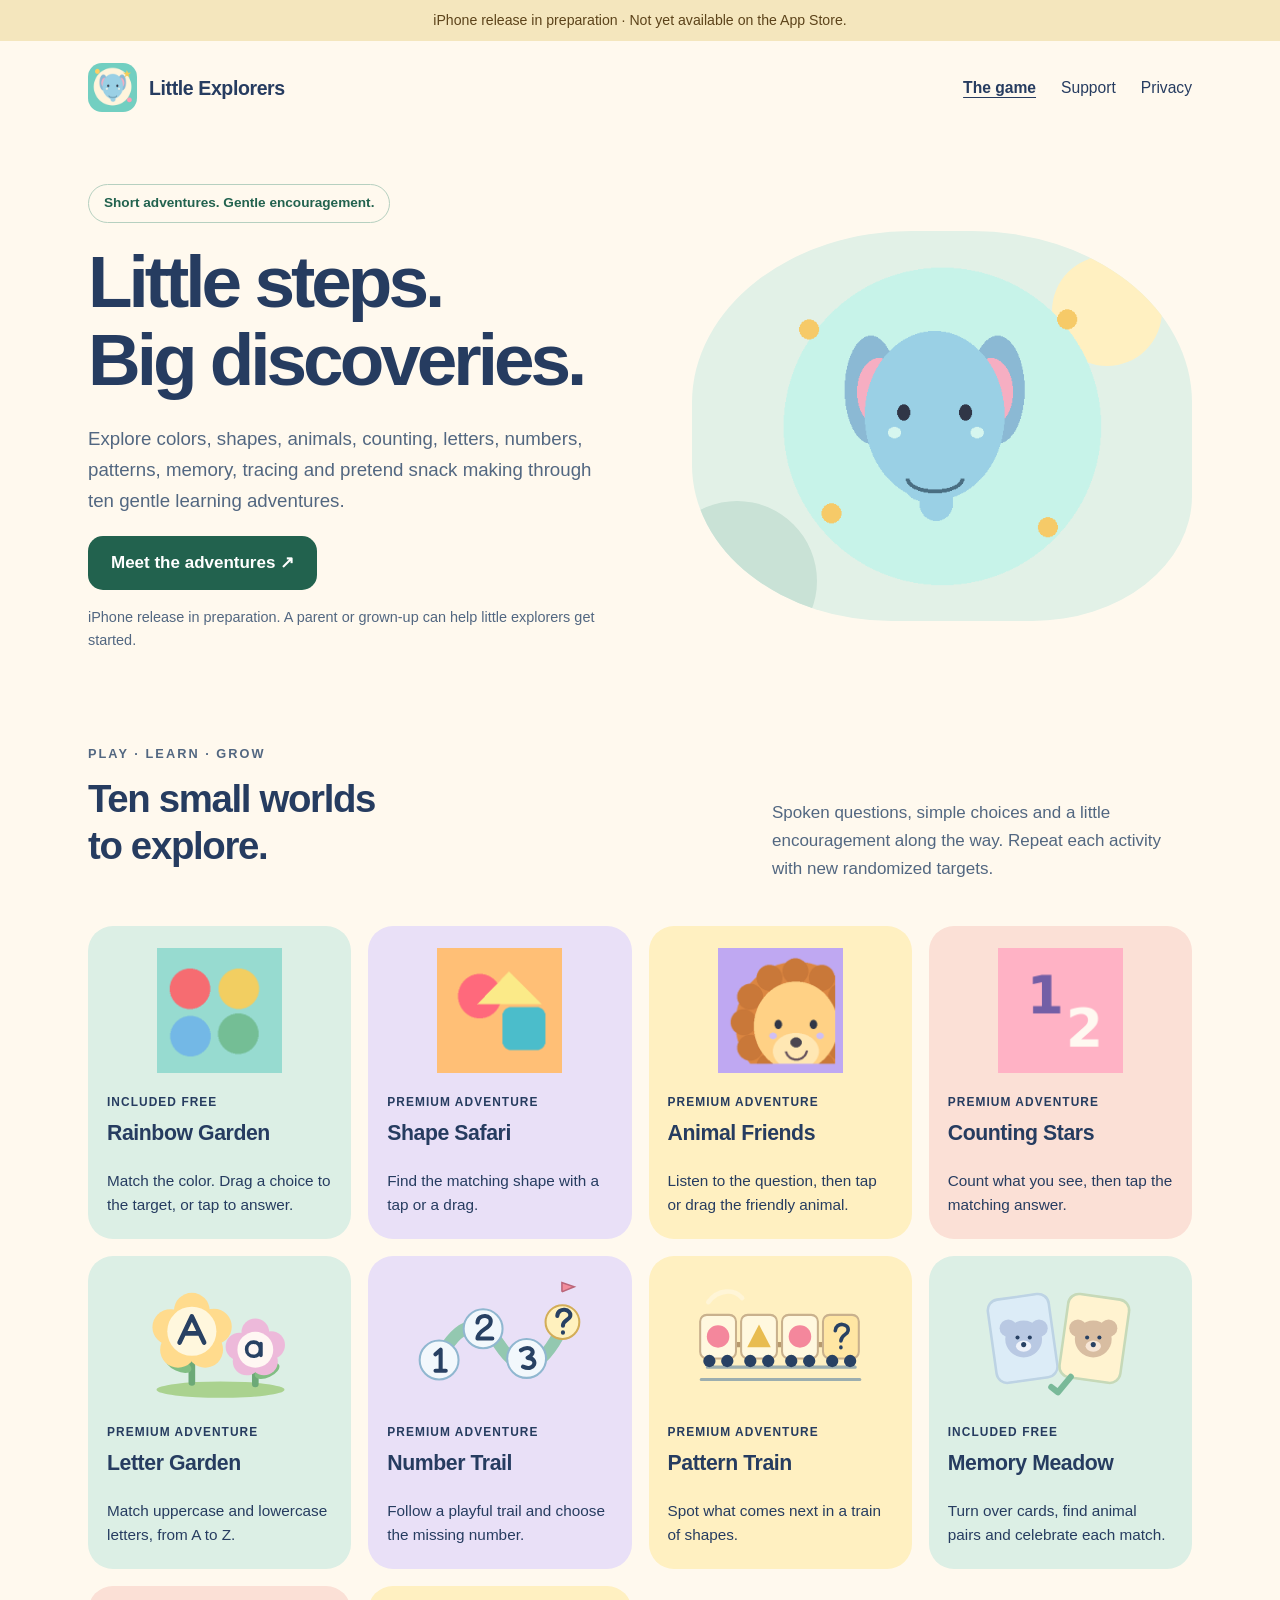
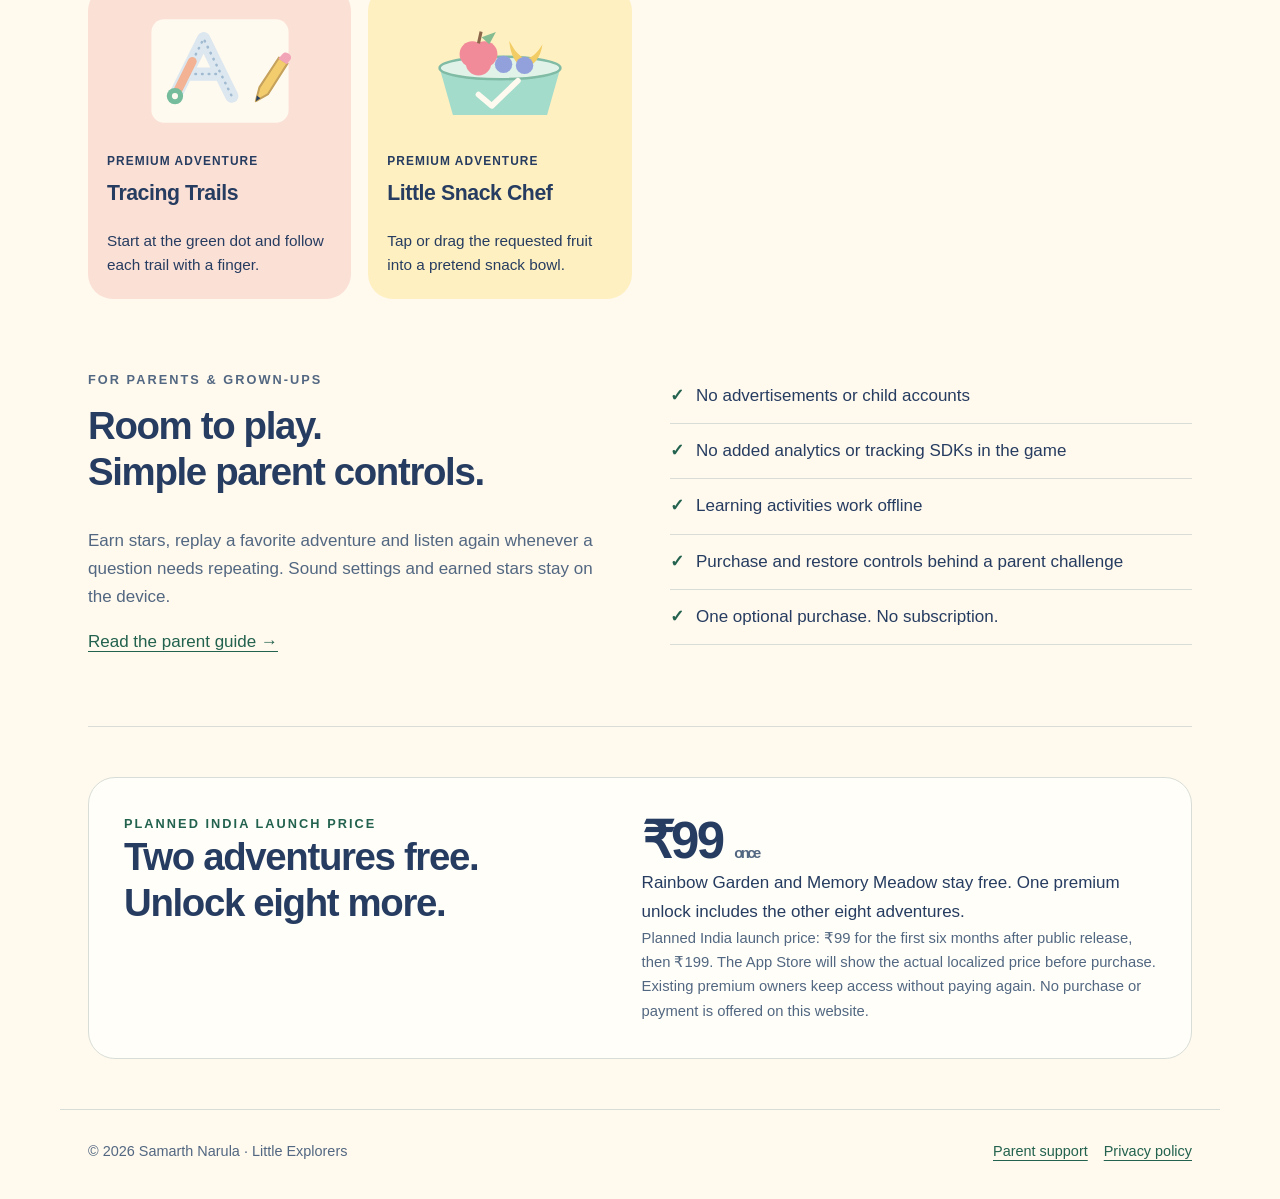
<file: index.html>
<!doctype html>
<html lang="en"><head><meta charset="utf-8"><meta name="viewport" content="width=device-width,initial-scale=1"><meta name="description" content="Ten learning adventures for iPhone and iPad. Rainbow Garden and Memory Meadow are free; eight more unlock with one optional purchase."><meta name="robots" content="index,follow"><meta name="theme-color" content="#fff9ee"><title>Gentle learning adventures · Little Explorers</title><link rel="icon" href="./app_icon_256.png"><link rel="stylesheet" href="./styles.css"></head>
<body><a class="skip" href="#main">Skip to content</a><div class="draft">iPhone release in preparation · Not yet available on the App Store.</div>
<header><a class="brand" href="./"><img src="./app_icon_256.png" alt="" width="49" height="49">Little Explorers</a><nav aria-label="Main navigation"><a href="./" aria-current="page">The game</a><a href="./support.html">Support</a><a href="./privacy.html">Privacy</a></nav></header>
<main id="main" class="landing"><section class="hero"><div><span class="pill">Short adventures. Gentle encouragement.</span><h1>Little steps.<br>Big discoveries.</h1><p>Explore colors, shapes, animals, counting, letters, numbers, patterns, memory, tracing and pretend snack making through ten gentle learning adventures.</p><a class="button" href="#adventures">Meet the adventures <span aria-hidden="true">&nbsp;↗</span></a><p class="note">iPhone release in preparation. A parent or grown-up can help little explorers get started.</p></div><div class="hero-art"><img src="./mascot.png" alt="The smiling Little Explorers mascot" width="350" height="360"></div></section>
<section id="adventures"><div class="section-head"><div><p class="eyebrow">Play · Learn · Grow</p><h2>Ten small worlds<br>to explore.</h2></div><p>Spoken questions, simple choices and a little encouragement along the way. Repeat each activity with new randomized targets.</p></div><div class="activities">
<article class="activity colors"><img src="./colors.png" alt="Colorful Rainbow Garden artwork" width="240" height="150"><span class="tag">Included free</span><h3>Rainbow Garden</h3><p>Match the color. Drag a choice to the target, or tap to answer.</p></article>
<article class="activity shapes"><img src="./shapes.png" alt="Shape Safari artwork" width="240" height="150"><span class="tag">Premium adventure</span><h3>Shape Safari</h3><p>Find the matching shape with a tap or a drag.</p></article>
<article class="activity animals"><img src="./animals.png" alt="Animal Friends artwork" width="240" height="150"><span class="tag">Premium adventure</span><h3>Animal Friends</h3><p>Listen to the question, then tap or drag the friendly animal.</p></article>
<article class="activity count"><img src="./count.png" alt="Counting Stars artwork" width="240" height="150"><span class="tag">Premium adventure</span><h3>Counting Stars</h3><p>Count what you see, then tap the matching answer.</p></article><article class="activity colors"><img src="./letters.svg" alt="Letter Garden artwork" width="240" height="150"><span class="tag">Premium adventure</span><h3>Letter Garden</h3><p>Match uppercase and lowercase letters, from A to Z.</p></article><article class="activity shapes"><img src="./numbers.svg" alt="Number Trail artwork" width="240" height="150"><span class="tag">Premium adventure</span><h3>Number Trail</h3><p>Follow a playful trail and choose the missing number.</p></article><article class="activity animals"><img src="./patterns.svg" alt="Pattern Train artwork" width="240" height="150"><span class="tag">Premium adventure</span><h3>Pattern Train</h3><p>Spot what comes next in a train of shapes.</p></article><article class="activity colors"><img src="./memory.svg" alt="Memory Meadow artwork" width="240" height="150"><span class="tag">Included free</span><h3>Memory Meadow</h3><p>Turn over cards, find animal pairs and celebrate each match.</p></article><article class="activity count"><img src="./tracing.svg" alt="Tracing Trails artwork" width="240" height="150"><span class="tag">Premium adventure</span><h3>Tracing Trails</h3><p>Start at the green dot and follow each trail with a finger.</p></article><article class="activity animals"><img src="./snack.svg" alt="Little Snack Chef artwork" width="240" height="150"><span class="tag">Premium adventure</span><h3>Little Snack Chef</h3><p>Tap or drag the requested fruit into a pretend snack bowl.</p></article></div></section>
<section class="parents" aria-labelledby="parents-title"><div><p class="eyebrow">For parents & grown-ups</p><h2 id="parents-title">Room to play.<br>Simple parent controls.</h2><p>Earn stars, replay a favorite adventure and listen again whenever a question needs repeating. Sound settings and earned stars stay on the device.</p><a href="./support.html">Read the parent guide →</a></div><ul class="facts"><li>No advertisements or child accounts</li><li>No added analytics or tracking SDKs in the game</li><li>Learning activities work offline</li><li>Purchase and restore controls behind a parent challenge</li><li>One optional purchase. No subscription.</li></ul></section>
<section class="purchase" aria-labelledby="price-title"><div><p class="eyebrow">Planned India launch price</p><h2 id="price-title">Two adventures free.<br>Unlock eight more.</h2></div><div><p class="price">₹99 <span class="small">once</span></p><p>Rainbow Garden and Memory Meadow stay free. One premium unlock includes the other eight adventures.</p><p class="small">Planned India launch price: ₹99 for the first six months after public release, then ₹199. The App Store will show the actual localized price before purchase. Existing premium owners keep access without paying again. No purchase or payment is offered on this website.</p></div></section></main>
<footer><p>© 2026 Samarth Narula · Little Explorers</p><div><a href="./support.html">Parent support</a><a href="./privacy.html">Privacy policy</a></div></footer></body></html>
</file>
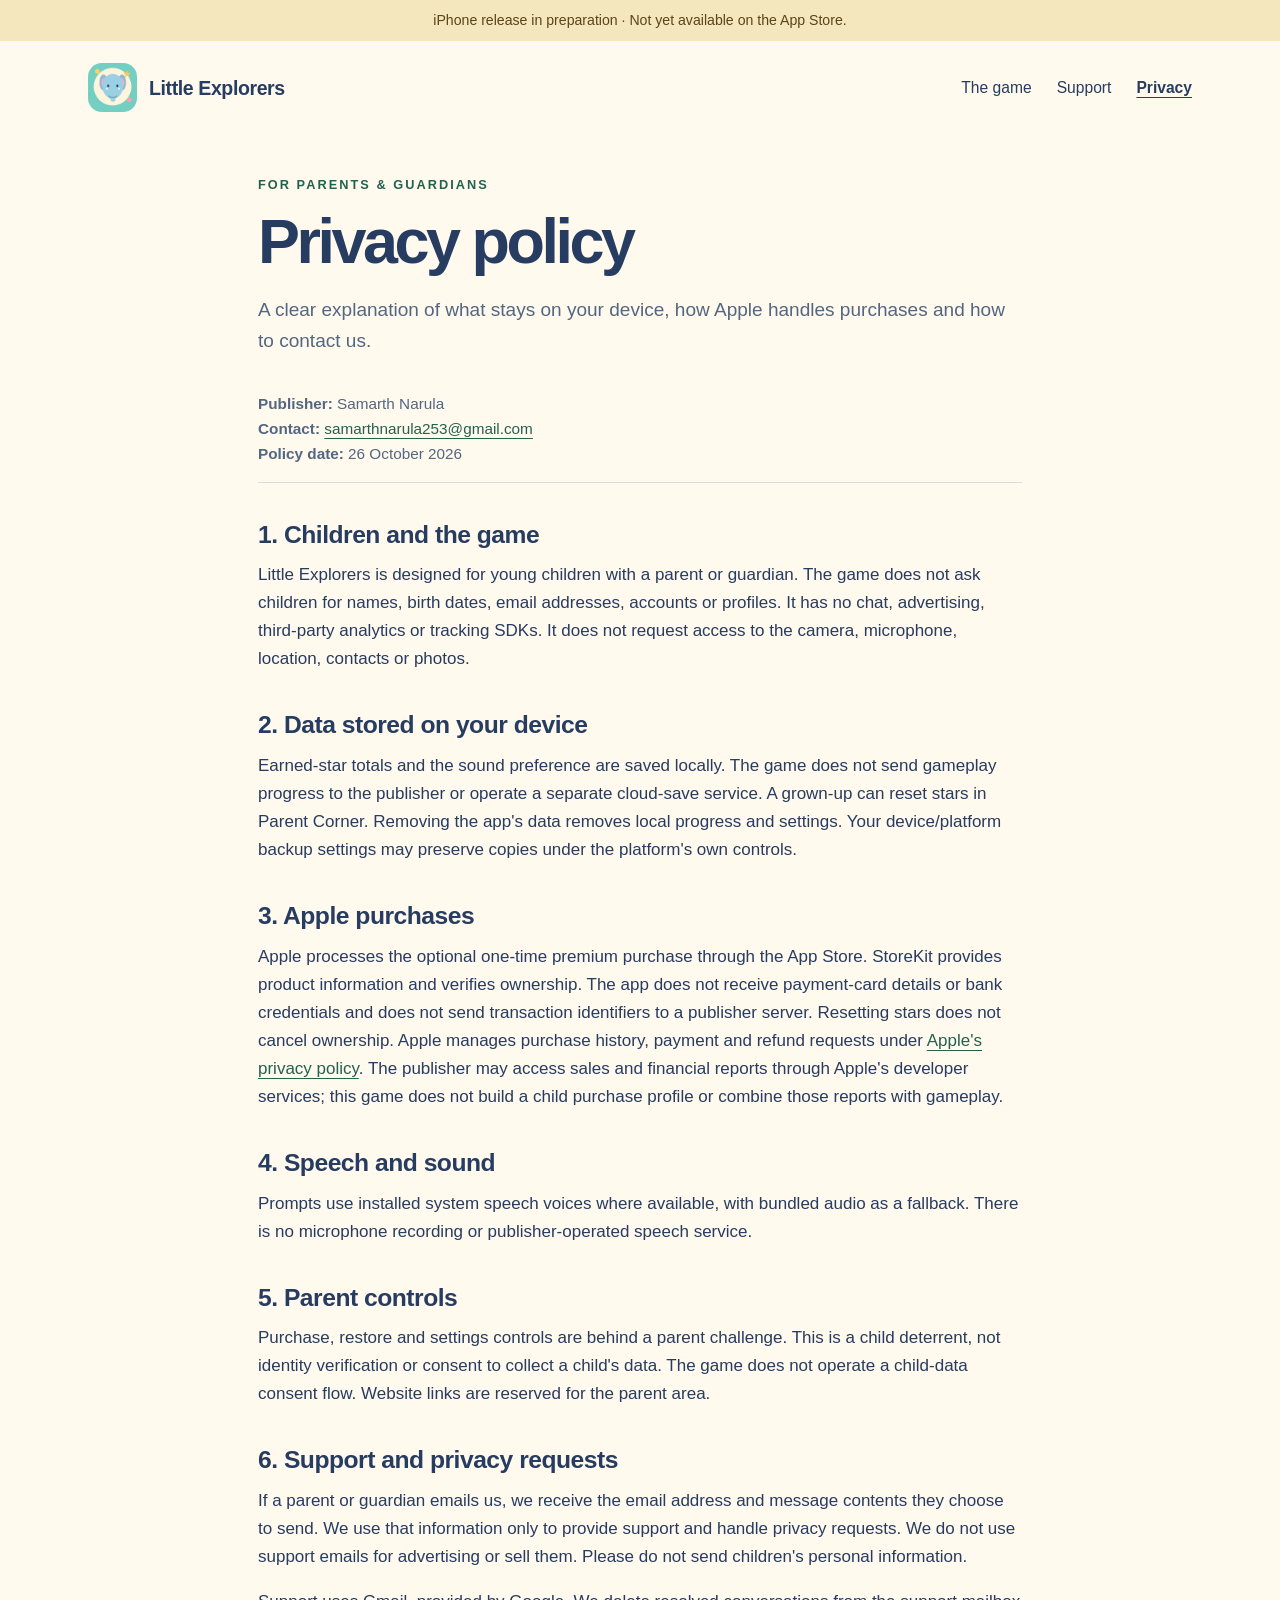
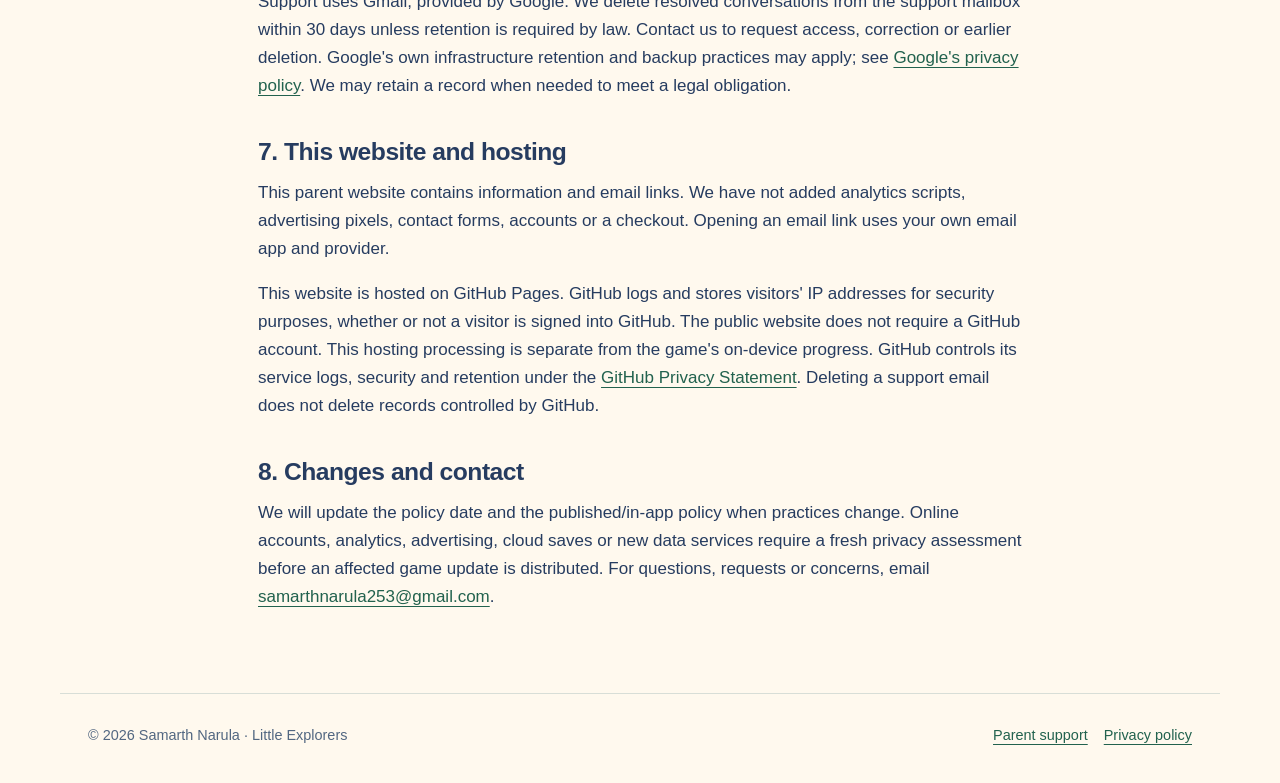
<file: privacy.html>
<!doctype html>
<html lang="en"><head><meta charset="utf-8"><meta name="viewport" content="width=device-width,initial-scale=1"><meta name="description" content="How Little Explorers handles local progress, Apple purchases, support email and website privacy."><meta name="robots" content="index,follow"><meta name="theme-color" content="#fff9ee"><title>Privacy policy · Little Explorers</title><link rel="icon" href="./app_icon_256.png"><link rel="stylesheet" href="./styles.css"></head>
<body><a class="skip" href="#main">Skip to content</a><div class="draft">iPhone release in preparation · Not yet available on the App Store.</div>
<header><a class="brand" href="./"><img src="./app_icon_256.png" alt="" width="49" height="49">Little Explorers</a><nav aria-label="Main navigation"><a href="./">The game</a><a href="./support.html">Support</a><a href="./privacy.html" aria-current="page">Privacy</a></nav></header>
<main id="main" class="document"><p class="eyebrow">For parents & guardians</p><h1>Privacy policy</h1><p class="lead">A clear explanation of what stays on your device, how Apple handles purchases and how to contact us.</p><div class="meta"><strong>Publisher:</strong> Samarth Narula<br><strong>Contact:</strong> <a href="mailto:samarthnarula253@gmail.com">samarthnarula253@gmail.com</a><br><strong>Policy date:</strong> 26 October 2026</div>
<h2>1. Children and the game</h2><p>Little Explorers is designed for young children with a parent or guardian. The game does not ask children for names, birth dates, email addresses, accounts or profiles. It has no chat, advertising, third-party analytics or tracking SDKs. It does not request access to the camera, microphone, location, contacts or photos.</p>
<h2>2. Data stored on your device</h2><p>Earned-star totals and the sound preference are saved locally. The game does not send gameplay progress to the publisher or operate a separate cloud-save service. A grown-up can reset stars in Parent Corner. Removing the app's data removes local progress and settings. Your device/platform backup settings may preserve copies under the platform's own controls.</p>
<h2>3. Apple purchases</h2><p>Apple processes the optional one-time premium purchase through the App Store. StoreKit provides product information and verifies ownership. The app does not receive payment-card details or bank credentials and does not send transaction identifiers to a publisher server. Resetting stars does not cancel ownership. Apple manages purchase history, payment and refund requests under <a href="https://www.apple.com/legal/privacy/">Apple's privacy policy</a>. The publisher may access sales and financial reports through Apple's developer services; this game does not build a child purchase profile or combine those reports with gameplay.</p>
<h2>4. Speech and sound</h2><p>Prompts use installed system speech voices where available, with bundled audio as a fallback. There is no microphone recording or publisher-operated speech service.</p>
<h2>5. Parent controls</h2><p>Purchase, restore and settings controls are behind a parent challenge. This is a child deterrent, not identity verification or consent to collect a child's data. The game does not operate a child-data consent flow. Website links are reserved for the parent area.</p>
<h2>6. Support and privacy requests</h2><p>If a parent or guardian emails us, we receive the email address and message contents they choose to send. We use that information only to provide support and handle privacy requests. We do not use support emails for advertising or sell them. Please do not send children's personal information.</p><p>Support uses Gmail, provided by Google. We delete resolved conversations from the support mailbox within 30 days unless retention is required by law. Contact us to request access, correction or earlier deletion. Google's own infrastructure retention and backup practices may apply; see <a href="https://policies.google.com/privacy">Google's privacy policy</a>. We may retain a record when needed to meet a legal obligation.</p>
<h2>7. This website and hosting</h2><p>This parent website contains information and email links. We have not added analytics scripts, advertising pixels, contact forms, accounts or a checkout. Opening an email link uses your own email app and provider.</p><p>This website is hosted on GitHub Pages. GitHub logs and stores visitors' IP addresses for security purposes, whether or not a visitor is signed into GitHub. The public website does not require a GitHub account. This hosting processing is separate from the game's on-device progress. GitHub controls its service logs, security and retention under the <a href="https://docs.github.com/en/site-policy/privacy-policies/github-general-privacy-statement">GitHub Privacy Statement</a>. Deleting a support email does not delete records controlled by GitHub.</p>
<h2>8. Changes and contact</h2><p>We will update the policy date and the published/in-app policy when practices change. Online accounts, analytics, advertising, cloud saves or new data services require a fresh privacy assessment before an affected game update is distributed. For questions, requests or concerns, email <a href="mailto:samarthnarula253@gmail.com">samarthnarula253@gmail.com</a>.</p></main>
<footer><p>© 2026 Samarth Narula · Little Explorers</p><div><a href="./support.html">Parent support</a><a href="./privacy.html">Privacy policy</a></div></footer></body></html>
</file>
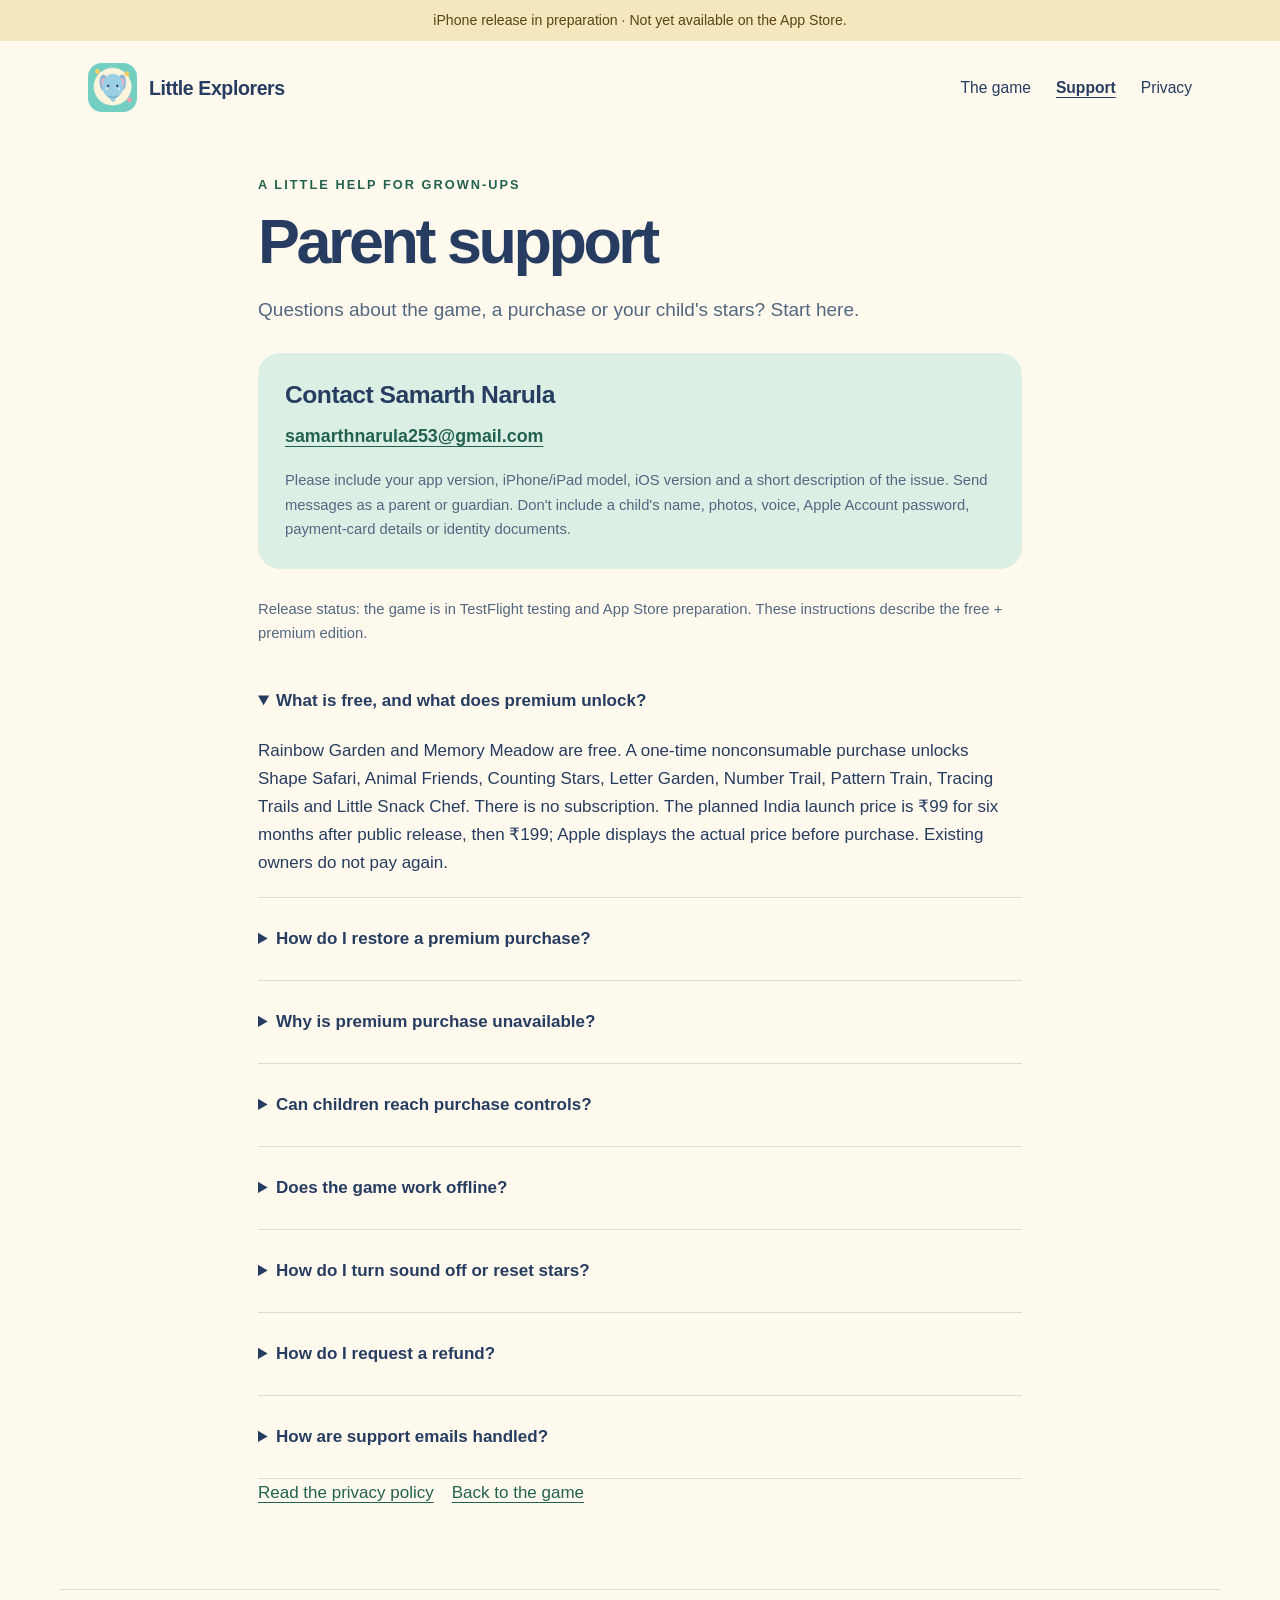
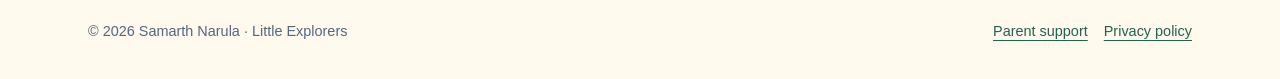
<file: support.html>
<!doctype html>
<html lang="en"><head><meta charset="utf-8"><meta name="viewport" content="width=device-width,initial-scale=1"><meta name="description" content="Get help with Little Explorers, restore premium purchases and contact the publisher."><meta name="robots" content="index,follow"><meta name="theme-color" content="#fff9ee"><title>Parent support · Little Explorers</title><link rel="icon" href="./app_icon_256.png"><link rel="stylesheet" href="./styles.css"></head>
<body><a class="skip" href="#main">Skip to content</a><div class="draft">iPhone release in preparation · Not yet available on the App Store.</div>
<header><a class="brand" href="./"><img src="./app_icon_256.png" alt="" width="49" height="49">Little Explorers</a><nav aria-label="Main navigation"><a href="./">The game</a><a href="./support.html" aria-current="page">Support</a><a href="./privacy.html">Privacy</a></nav></header>
<main id="main" class="document"><p class="eyebrow">A little help for grown-ups</p><h1>Parent support</h1><p class="lead">Questions about the game, a purchase or your child's stars? Start here.</p><div class="contact"><h2 style="margin-top:0">Contact Samarth Narula</h2><p><a href="mailto:samarthnarula253@gmail.com">samarthnarula253@gmail.com</a></p><p class="small">Please include your app version, iPhone/iPad model, iOS version and a short description of the issue. Send messages as a parent or guardian. Don't include a child's name, photos, voice, Apple Account password, payment-card details or identity documents.</p></div>
<p class="small">Release status: the game is in TestFlight testing and App Store preparation. These instructions describe the free + premium edition.</p>
<section aria-label="Common questions">
<details open><summary>What is free, and what does premium unlock?</summary><p>Rainbow Garden and Memory Meadow are free. A one-time nonconsumable purchase unlocks Shape Safari, Animal Friends, Counting Stars, Letter Garden, Number Trail, Pattern Train, Tracing Trails and Little Snack Chef. There is no subscription. The planned India launch price is ₹99 for six months after public release, then ₹199; Apple displays the actual price before purchase. Existing owners do not pay again.</p></details>
<details><summary>How do I restore a premium purchase?</summary><ol><li>Use the Apple Account that made the purchase.</li><li>Open Little Explorers and go to Parents' corner.</li><li>Solve the displayed grown-up challenge using the number buttons, then tap Continue.</li><li>Tap Restore purchases with an internet connection.</li></ol><p>A local Xcode test purchase is separate from an App Store purchase and cannot be transferred into a public release. Never buy premium again merely to restore it.</p></details>
<details><summary>Why is premium purchase unavailable?</summary><p>Check the App Store connection, your Apple Account and purchase restrictions. In Parent Corner, try Retry App Store connection. Rainbow Garden and Memory Meadow remain available. If it continues, email support with the details above.</p></details>
<details><summary>Can children reach purchase controls?</summary><p>Purchase, restore and settings controls are behind a grown-up maths challenge with an on-screen number keypad. The adult session expires and closes when the app backgrounds. The challenge is a child deterrent, not identity verification. Apple's own purchase authorization still applies.</p></details>
<details><summary>Does the game work offline?</summary><p>The learning activities are bundled with the app. Purchasing and restoring require an App Store connection. Installed device speech voices are preferred; bundled audio is available as a fallback. Exact voices vary by device.</p></details>
<details><summary>How do I turn sound off or reset stars?</summary><p>Open Parents' corner, solve the grown-up challenge and use Sound: Off or Reset all earned stars. Resetting stars cannot be undone and does not remove purchase ownership. The game does not offer a separate cloud-save service.</p></details>
<details><summary>How do I request a refund?</summary><p>Apple handles App Store payment and refund requests. Visit <a href="https://reportaproblem.apple.com/">Apple's Report a Problem service</a>. Apple determines eligibility; support cannot guarantee a refund or access your Apple payment details.</p></details>
<details><summary>How are support emails handled?</summary><p>We use messages only to provide support and address privacy requests. Support is handled through Gmail. Resolved conversations are deleted from the support mailbox within 30 days unless retention is required by law. Please ask us if you want a conversation deleted sooner. Google's own service retention and backup practices also apply.</p></details></section><p class="inline-links"><a href="./privacy.html">Read the privacy policy</a><a href="./">Back to the game</a></p></main>
<footer><p>© 2026 Samarth Narula · Little Explorers</p><div><a href="./support.html">Parent support</a><a href="./privacy.html">Privacy policy</a></div></footer></body></html>
</file>
<file: styles.css>
:root{--ink:#263c60;--muted:#526781;--cream:#fff9ee;--mint:#dcefe5;--purple:#e9e0f7;--yellow:#fff0c1;--coral:#fbe0d6;--line:#d8ded7;--green:#22624e;--white:#fffef9;font-family:ui-rounded,'SF Pro Rounded',-apple-system,BlinkMacSystemFont,'Segoe UI',sans-serif;color:var(--ink);background:var(--cream);font-size:17px;line-height:1.65}*{box-sizing:border-box}body{margin:0}a{color:var(--green);text-underline-offset:4px}a:hover{text-decoration-thickness:2px}a:focus-visible,summary:focus-visible{outline:3px solid #7557ab;outline-offset:5px;border-radius:3px}.skip{position:absolute;top:-80px;left:16px;background:white;padding:12px;z-index:10}.skip:focus{top:8px}.draft{background:#f4e6bd;color:#5c431a;text-align:center;padding:9px 20px;font-size:.83rem}header,main,footer{max-width:1160px;margin:auto;padding-left:28px;padding-right:28px}header{display:flex;align-items:center;justify-content:space-between;gap:24px;padding-top:22px;padding-bottom:22px}.brand{display:flex;gap:12px;align-items:center;text-decoration:none;color:var(--ink);font-weight:800;letter-spacing:-.4px;font-size:1.15rem}.brand img{width:49px;height:49px;border-radius:14px}nav{display:flex;gap:25px;align-items:center;font-size:.92rem}nav a{color:var(--ink);text-decoration:none}nav a[aria-current=page]{text-decoration:underline;font-weight:700}.eyebrow{text-transform:uppercase;font-size:.75rem;letter-spacing:.16em;font-weight:800;color:var(--green)}h1,h2,h3,p{margin-top:0}h1{font-size:clamp(2.4rem,5.7vw,4.8rem);line-height:1.08;letter-spacing:-.055em;margin-bottom:24px}h2{font-size:clamp(1.7rem,3vw,2.6rem);line-height:1.2;letter-spacing:-.035em}h3{font-size:1.25rem;line-height:1.3;letter-spacing:-.02em}.hero{display:grid;grid-template-columns:1.1fr 1fr;gap:55px;align-items:center;padding-top:50px;padding-bottom:75px}.hero p{font-size:1.1rem;max-width:520px;color:var(--muted)}.hero-art{position:relative;background:#e2f1e7;border-radius:44% 44% 32% 40%;min-height:390px;display:flex;justify-content:center;align-items:center;overflow:hidden}.hero-art:before,.hero-art:after{content:'';position:absolute;width:110px;height:110px;border-radius:50%;background:var(--yellow);top:25px;right:30px}.hero-art:after{width:160px;height:160px;background:#c9e2d6;top:auto;right:auto;bottom:-40px;left:-35px}.hero-art img{position:relative;z-index:1;width:72%;max-width:340px;height:auto;object-fit:contain}.pill{display:inline-block;font-size:.8rem;font-weight:700;border:1px solid #b6d0c0;border-radius:30px;padding:7px 15px;margin-bottom:20px;color:var(--green)}.button{display:inline-flex;align-items:center;justify-content:center;padding:13px 23px;border-radius:15px;background:var(--green);color:white;text-decoration:none;font-weight:700;min-height:48px}.note{font-size:.85rem!important;margin-top:16px;color:var(--muted)}section{scroll-margin-top:30px}.section-head{display:flex;justify-content:space-between;align-items:flex-end;gap:40px;margin-bottom:26px}.section-head p{max-width:420px;color:var(--muted)}.activities{display:grid;grid-template-columns:repeat(4,1fr);gap:17px}.activity{border-radius:25px;padding:22px 19px 23px}.activity img{width:100%;height:125px;object-fit:contain;margin-bottom:10px}.activity p{font-size:.9rem;line-height:1.55;margin-bottom:0}.tag{font-size:.7rem;text-transform:uppercase;letter-spacing:.09em;font-weight:800;display:block;margin-bottom:8px}.colors{background:var(--mint)}.shapes{background:var(--purple)}.animals{background:var(--yellow)}.count{background:var(--coral)}.parents{display:grid;grid-template-columns:1fr 1fr;gap:60px;padding:70px 0;border-bottom:1px solid var(--line)}.parents p{color:var(--muted)}.facts{list-style:none;padding:0;margin:0}.facts li{padding:13px 0 13px 26px;border-bottom:1px solid var(--line);position:relative}.facts li:before{content:'✓';position:absolute;left:0;color:var(--green);font-weight:800}.purchase{background:var(--white);border:1px solid var(--line);border-radius:27px;padding:35px;display:grid;grid-template-columns:1fr 1.1fr;gap:50px;margin:50px 0}.purchase p{margin:0}.price{font-size:3rem;font-weight:800;letter-spacing:-.05em;line-height:1.1}.small{font-size:.87rem;color:var(--muted)}footer{padding-top:30px;padding-bottom:35px;display:flex;justify-content:space-between;gap:25px;border-top:1px solid var(--line);font-size:.85rem;color:var(--muted)}footer p{margin:0}footer a{margin-left:16px}.document{max-width:820px;padding-top:40px;padding-bottom:65px}.document h1{font-size:clamp(2.3rem,5vw,3.7rem);margin-bottom:18px}.document h2{font-size:1.45rem;margin-top:37px;margin-bottom:12px;letter-spacing:-.02em}.document li{margin-bottom:10px}.document .lead{font-size:1.12rem;color:var(--muted)}.contact{padding:27px;background:var(--mint);border-radius:22px;margin:28px 0;overflow-wrap:anywhere}.contact p:last-child{margin:0}.contact a{font-size:1.05rem;font-weight:700}.draft-note{border-left:4px solid #ac8119;padding:16px 20px;background:#fff1cb;border-radius:0 12px 12px 0;margin:26px 0}.draft-note p{margin:0}.meta{font-size:.9rem;color:var(--muted);padding:15px 0;border-bottom:1px solid var(--line)}details{padding:19px 0;border-bottom:1px solid var(--line)}summary{cursor:pointer;font-weight:700;padding-right:15px}details p,details ol{margin-top:14px;margin-bottom:0}.inline-links a{margin-right:18px}@media(max-width:860px){.activities{grid-template-columns:repeat(2,1fr)}.hero{gap:25px}.hero-art{min-height:310px}.parents{gap:30px}.section-head{display:block}.purchase{gap:28px}.hero h1{font-size:3.2rem}}@media(max-width:580px){:root{font-size:16px}header,main,footer{padding-left:20px;padding-right:20px}header{flex-wrap:wrap;gap:16px;padding-top:18px;padding-bottom:10px}nav{width:100%;justify-content:space-between;gap:16px}.brand{font-size:1.12rem}.hero{grid-template-columns:1fr;gap:30px;padding-top:33px;padding-bottom:45px}.hero h1{font-size:3.2rem}.hero-art{min-height:270px;max-height:290px}.hero-art img{height:245px;width:auto}.section-head{margin-bottom:20px}.activities{gap:12px}.activity{padding:17px 14px;border-radius:20px}.activity img{height:95px}.activity h3{font-size:1.13rem}.parents,.purchase{grid-template-columns:1fr;gap:22px}.parents{padding:45px 0}.purchase{padding:25px;margin:35px 0}.document{padding-top:30px;padding-bottom:45px}.document h1{font-size:2.5rem}.document h2{font-size:1.4rem}footer{display:block}footer p{margin-bottom:9px}footer a{margin-left:0;margin-right:16px}.draft{font-size:.77rem}}@media(prefers-reduced-motion:no-preference){html{scroll-behavior:smooth}}
nav a{min-height:44px;display:inline-flex;align-items:center}summary{padding-top:8px;padding-bottom:8px}@media(max-width:580px){.hero h1{font-size:clamp(2.4rem,11vw,3.2rem)}}
</file>
